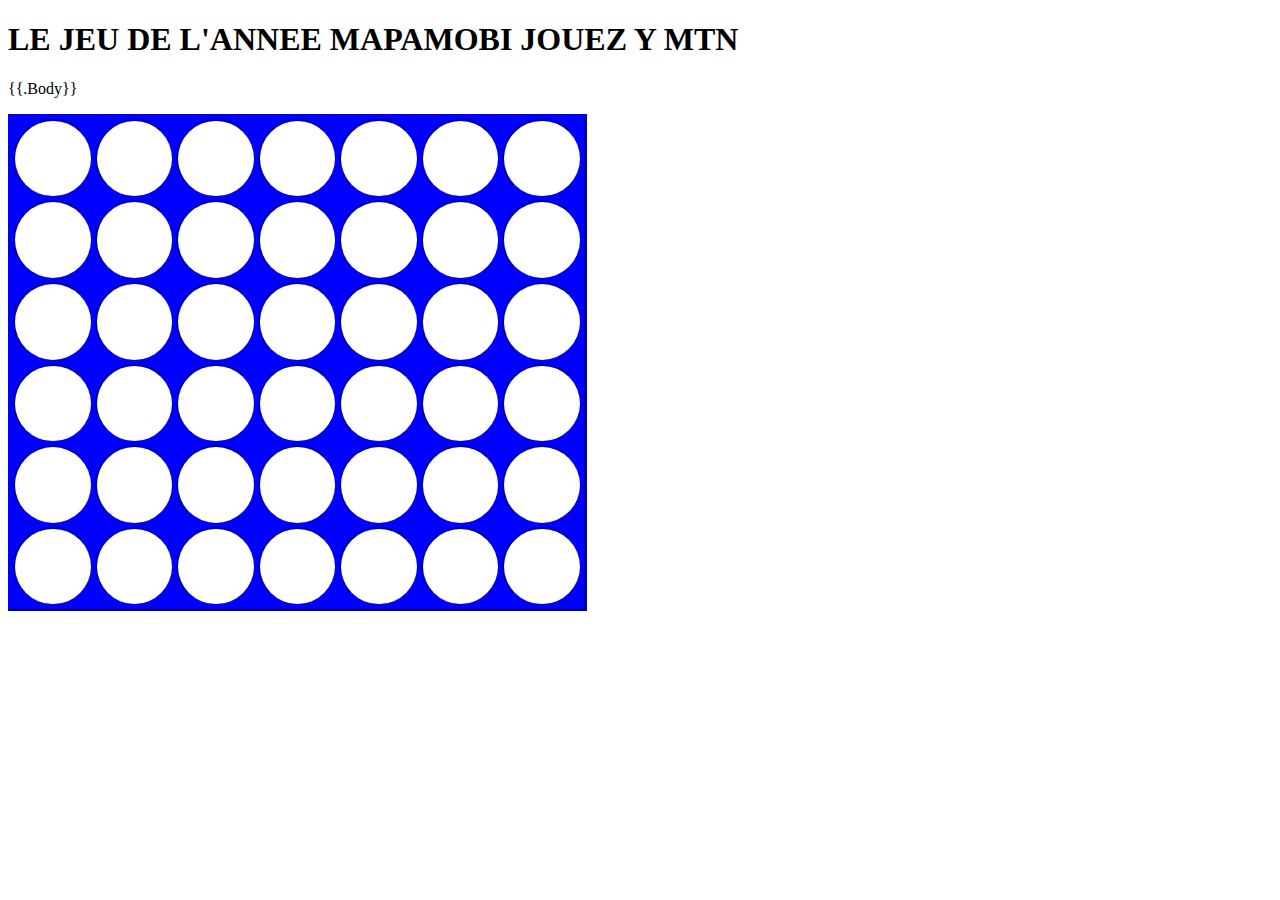
<file: power.html>
<!DOCTYPE html>
<html lang="fr">
<head>
    <meta charset="UTF-8">
    <meta name="viewport" content="width=device-width" />
    <title>Power 4</title>
    <link rel="stylesheet" href="body.css">
</head>
<body>
    <h1>LE JEU DE L'ANNEE MAPAMOBI JOUEZ Y MTN</h1>
    <p>{{.Body}}</p>
    <div id="game">
        <table>
            <tr>
                <td></td><td></td><td></td><td></td><td></td><td></td><td></td>
            </tr>
            <tr>
                <td></td><td></td><td></td><td></td><td></td><td></td><td></td>
            </tr>
            <tr>
                <td></td><td></td><td></td><td></td><td></td><td></td><td></td>
            </tr>
            <tr>
                <td></td><td></td><td></td><td></td><td></td><td></td><td></td>
            </tr>
            <tr>
                <td></td><td></td><td></td><td></td><td></td><td></td><td></td>
            </tr>
            <tr>
                <td></td><td></td><td></td><td></td><td></td><td></td><td></td>
            </tr>
        </table>
    </div>
</body>
</html>
</file>
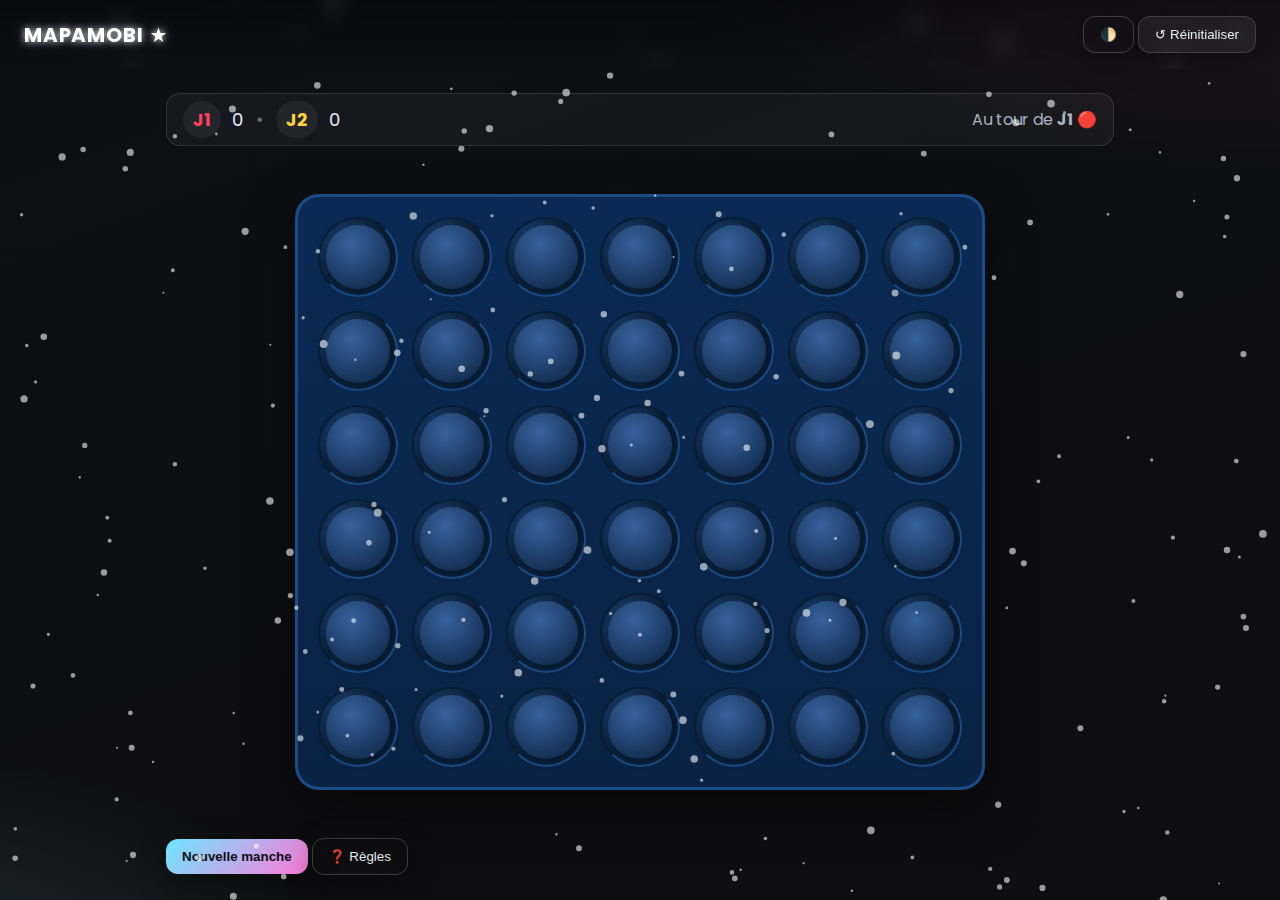
<file: templates/power.html>
<!DOCTYPE html>
<html lang="fr">
<head>
  <meta charset="UTF-8" />
  <meta name="viewport" content="width=device-width" />
  <title>{{.Title}}</title>

  <link rel="preconnect" href="https://fonts.gstatic.com" crossorigin>
  <link href="https://fonts.googleapis.com/css2?family=Poppins:wght@500;700&display=swap" rel="stylesheet">

  <link rel="stylesheet" href="/static/styles.css" />

  <meta name="theme-color" content="#0e0e10" />
</head>
<body>

  <header class="site-header">
    <a href="/" class="logo small">MAPAMOBI<span class="sparkle">★</span></a>
    <div class="actions">
      <button id="themeToggle" class="btn ghost" aria-label="Basculer le thème">🌓</button>
      <button id="resetBtn" class="btn">↺ Réinitialiser</button>
    </div>
  </header>

  <main class="game-wrap">
    <section class="hud">
      <div class="score">
        <span class="badge j1">J1</span> <span id="scoreP1">0</span>
        <span class="sep">•</span>
        <span class="badge j2">J2</span> <span id="scoreP2">0</span>
      </div>
      <div id="turn" class="turn">Au tour de <strong>J1</strong> 🔴</div>
      <div id="secretBadge" class="secret-badge" hidden>🌈 MAPAMOBI Mode débloqué !</div>
    </section>

    <section class="board" id="board" aria-label="Grille Puissance 4" role="grid"></section>

    <section class="controls">
      <button id="newGameBtn" class="btn primary">Nouvelle manche</button>
      <button id="helpBtn" class="btn ghost">❓ Règles</button>
    </section>
  </main>

  <dialog id="helpModal" class="modal">
    <h3>Règles rapides</h3>
    <p>Alignez 4 jetons horizontalement, verticalement ou en diagonale. Cliquez en haut d’une colonne pour lâcher un jeton.</p>
    <button class="btn" id="closeHelp">OK</button>
  </dialog>

  <canvas id="snow-canvas"></canvas>

  <script src="/static/game.js"></script>
  <script src="/static/snow.js"></script>

  <script>
    const key = 'mapamobi-theme';
    const stored = localStorage.getItem(key);
    if (stored) document.documentElement.dataset.theme = stored;

    document.getElementById('themeToggle').onclick = () => {
      const t = document.documentElement.dataset.theme === 'dark' ? 'light' : 'dark';
      document.documentElement.dataset.theme = t;
      localStorage.setItem(key, t);
    };
  </script>

</body>
</html>
</file>
<file: body.css>
#game table {
    border: 3px blue outset;
    background-color: blue;
}
#game td {
    width: 2cm;
    height: 2cm;
    margin: 0px;
    padding: 0px;
    border: 2px blue inset;
    border-radius: 2cm;
    background-color: white;
    cursor: pointer;
}
#game td.player1 {
    background-color: red;
}
#game td.player2 {
    background-color: yellow;
}
</file>
<file: static/styles.css>
:root {
  --bg: #0b0f14;
  --bg-soft: rgba(255,255,255,0.06);
  --text: #e9eef6;
  --muted: #a9b4c0;
  --primary: #6ee7ff;
  --accent: #ff7ad9;
  --win: #7dff9e;
  --p1: #ff425a;
  --p2: #ffd33d;
  --cell: #0e2a4a;
  --ring: #1a4d87;
  --shadow: 0 10px 30px rgba(0,0,0,.35);
}

html[data-theme="light"] {
  --bg: #f7fbff;
  --bg-soft: rgba(0,0,0,0.06);
  --text: #0d1b2a;
  --muted: #384a59;
  --primary: #007bff;
  --accent: #e04cff;
  --cell: #d7ecff;
  --ring: #a6ceff;
}

* {
  box-sizing: border-box;
}

html, body {
  height: 100%;
}

body {
  margin: 0;
  font-family: Poppins, system-ui, -apple-system, Segoe UI, Roboto, Ubuntu, Cantarell, "Helvetica Neue", Arial, sans-serif;
  color: var(--text);
  background:
    radial-gradient(1200px 600px at 100% -20%, rgba(255,122,217,.12), transparent 60%),
    radial-gradient(800px 400px at -10% 110%, rgba(110,231,255,.15), transparent 60%),
    linear-gradient(160deg, var(--bg), #0e0e10 60%);
}

.site-header {
  display: flex;
  align-items: center;
  justify-content: space-between;
  gap: 1rem;
  padding: 16px 24px;
  position: sticky;
  top: 0;
  z-index: 5;
  backdrop-filter: blur(10px);
  background: linear-gradient(to bottom, rgba(0,0,0,.35), transparent);
}

.logo {
  font-weight: 700;
  letter-spacing: .04em;
  font-size: 28px;
  color: white;
  text-decoration: none;
  text-shadow: 0 0 6px rgba(255,255,255,0.7),
               0 0 12px rgba(255,255,255,0.4);
  transition: text-shadow 0.3s ease;
}
.logo:hover {
  text-shadow: 0 0 12px rgba(255,255,255,1),
               0 0 24px rgba(255,255,255,0.8);
}
.logo.small { font-size: 20px; }
.logo .sparkle {
  color: white;
  margin-left: .3em;
  animation: twinkle 1.8s infinite ease-in-out;
}
@keyframes twinkle {
  50% { opacity: .2; transform: scale(.9); }
}

.landing .hero {
  min-height: calc(100vh - 80px);
  display: flex;
  flex-direction: column;
  align-items: center;
  justify-content: center;
  text-align: center;
  gap: 16px;
  padding: 24px;
}
.title {
  font-size: clamp(32px, 6vw, 72px);
  margin: 0;
  text-shadow: 0 6px 28px rgba(0,0,0,.35);
}
.subtitle { color: var(--muted); margin: 0 0 12px; }
.hint { color: var(--muted); }

.btn {
  background: var(--bg-soft);
  color: var(--text);
  border: 1px solid rgba(255,255,255,.15);
  padding: 10px 16px;
  border-radius: 12px;
  cursor: pointer;
  transition: transform .12s ease, box-shadow .12s ease, background .2s;
  box-shadow: var(--shadow);
}
.btn:hover {
  transform: translateY(-1px) scale(1.02);
}
.btn:active {
  transform: translateY(0) scale(.98);
}
.btn.primary {
  background: linear-gradient(135deg, var(--primary), var(--accent));
  color: #0b0f14;
  border: none;
  font-weight: 700;
}
.btn.big { font-size: 18px; padding: 14px 22px; }
.btn.ghost {
  background: transparent;
  border: 1px solid rgba(255,255,255,.2);
}

.game-wrap {
  max-width: 980px;
  margin: 24px auto;
  padding: 0 16px;
  display: grid;
  gap: 18px;
}
.hud {
  display: flex;
  align-items: center;
  justify-content: space-between;
  gap: 12px;
  flex-wrap: wrap;
  background: rgba(255,255,255,.04);
  border: 1px solid rgba(255,255,255,.12);
  padding: 12px 16px;
  border-radius: 14px;
}
.score { font-size: 18px; }
.badge {
  padding: 6px 10px;
  border-radius: 999px;
  font-weight: 700;
  background: var(--bg-soft);
  margin-right: 6px;
}
.badge.j1 { color: var(--p1); }
.badge.j2 { color: var(--p2); }
.turn { color: var(--muted); }
.sep { opacity: .4; margin: 0 8px; }

.board {
  --cols: 7;
  --rows: 6;
  display: grid;
  grid-template-columns: repeat(var(--cols), minmax(80px, 1fr));
  gap: 14px;
  padding: 20px;
  background: linear-gradient(180deg, #0a2a55, #0a2344);
  border: 3px solid var(--ring);
  border-radius: 24px;
  box-shadow: 0 20px 50px rgba(0,0,0,0.5);
  position: relative;
  overflow: hidden;
  max-width: 1280px;
  margin: 30px auto;
  transform: scale(1);
  transition: transform 0.3s ease;
}
.board.rainbow { animation: rainbow 6s linear infinite; }
@keyframes rainbow {
  0% { filter: hue-rotate(0deg); }
  100% { filter: hue-rotate(360deg); }
}

.cell {
  aspect-ratio: 1/1;
  border-radius: 50%;
  background: radial-gradient(circle at 35% 30%, #2f6bbb 0, var(--cell) 55%, #061a33 100%);
  border: 2px inset var(--ring);
  position: relative;
  overflow: visible;
  transform: translateZ(0);
  box-shadow: inset 0 10px 20px rgba(0,0,0,.45);
}
.cell::after {
  content: "";
  position: absolute;
  inset: 8%;
  border-radius: 50%;
  background: radial-gradient(circle at 40% 30%, #37629d 0, #17345b 70%, #0c2340 100%);
  filter: drop-shadow(0 2px 4px rgba(0,0,0,.5));
}

.token {
  width: 100%;
  height: 100%;
  border-radius: 50%;
  position: absolute;
  left: 0;
  top: 0;
  transform: translateY(-800%);
  will-change: transform, box-shadow;
}
.token.p1 {
  background: radial-gradient(circle at 35% 30%, #ff9aa6 0, var(--p1) 60%, #b20016 100%);
}
.token.p2 {
  background: radial-gradient(circle at 35% 30%, #fff1a3 0, var(--p2) 60%, #b39300 100%);
}

@keyframes drop {
  0% { transform: translateY(-900%); }
  90% { transform: translateY(4%); }
  100% { transform: translateY(0%); }
}
.token.drop {
  animation: drop .42s cubic-bezier(.2,.9,.2,1.05) both;
}

.win {
  outline: 4px solid var(--win);
  box-shadow: 0 0 0 6px rgba(125,255,158,.18),
              0 0 24px rgba(125,255,158,.35);
}

.confetti {
  position: absolute;
  width: 8px;
  height: 14px;
  top: -10px;
  opacity: .9;
  animation: fall 1.4s linear forwards;
}
@keyframes fall {
  80% { transform: translateY(110vh) rotate(540deg); }
  100% { transform: translateY(120vh) rotate(720deg); opacity: 0; }
}

.modal {
  border: none;
  border-radius: 14px;
  padding: 18px 16px;
  background: var(--bg);
  color: var(--text);
  box-shadow: var(--shadow);
}
.modal::backdrop {
  background: rgba(0,0,0,.55);
}

.secret-badge {
  padding: 6px 10px;
  border-radius: 999px;
  font-weight: 700;
  background: linear-gradient(90deg,#ff7ad9,#6ee7ff,#7dff9e);
  color: #0b0f14;
  box-shadow: var(--shadow);
}

@media (max-width:680px) {
  .board { gap: 8px; }
}

#snow-canvas {
  position: fixed;
  top: 0;
  left: 0;
  width: 100%;
  height: 100%;
  pointer-events: none;
  z-index: 0;
}
</file>
